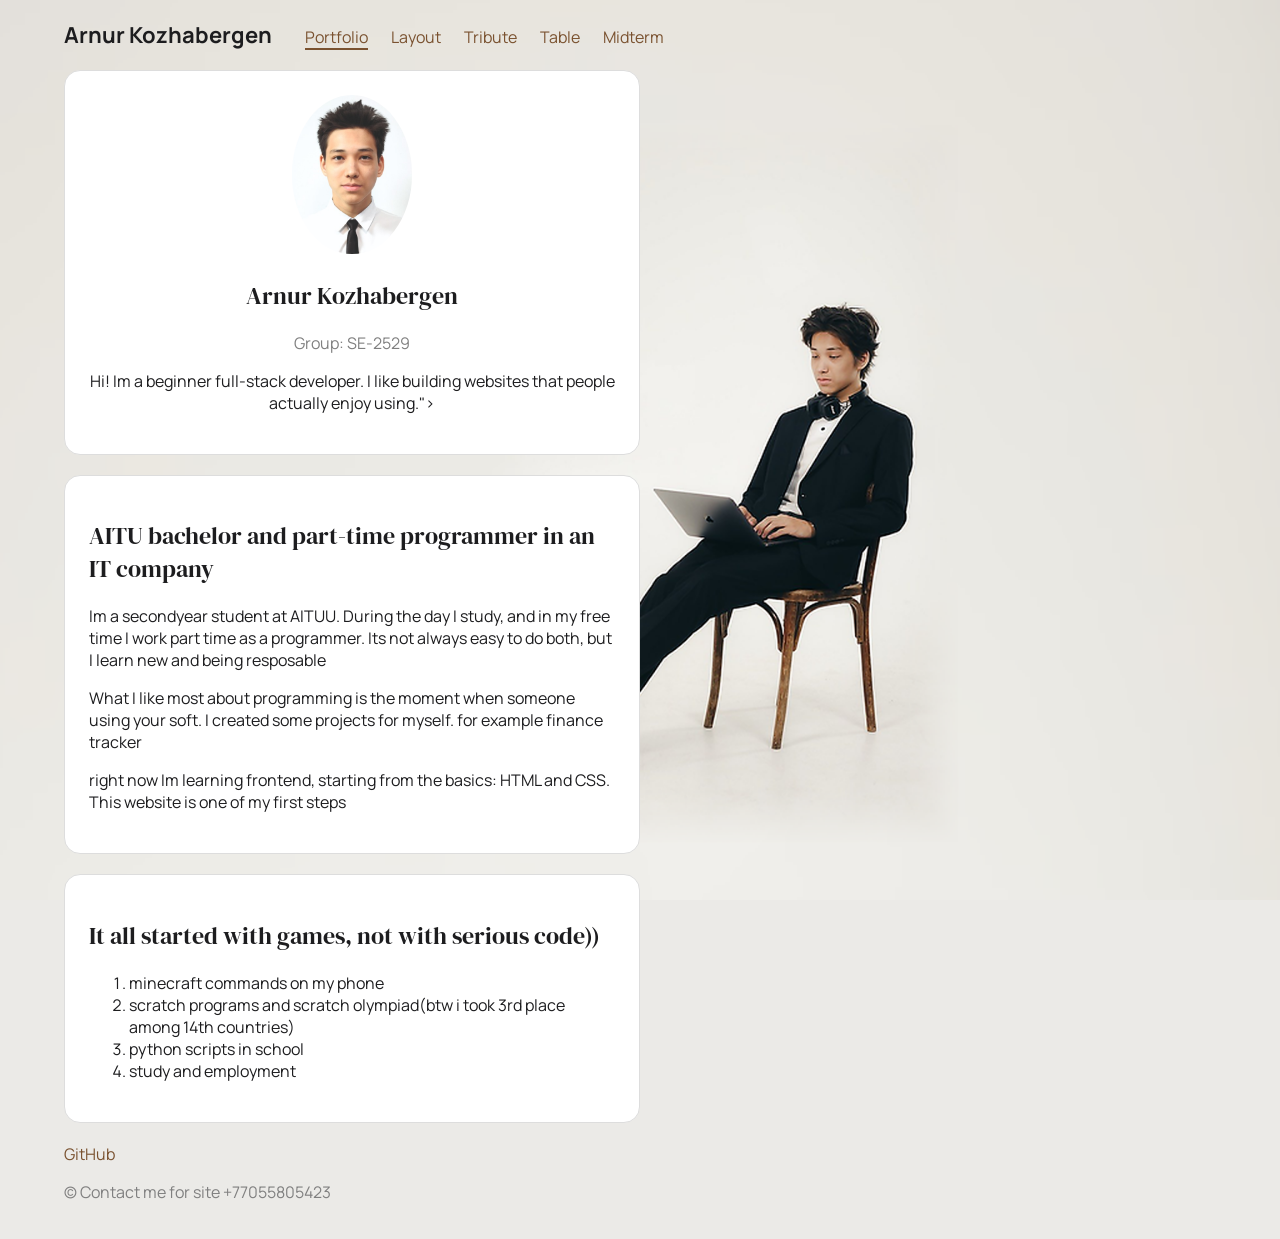
<file: index.html>
<!DOCTYPE html>
<html lang="en">
<head>
    <meta charset="UTF-8">
    <meta name="viewport" content="width=device-width, initial-scale=1.0">
    <title>Arnur - Portfolio</title>
    <link rel="preconnect" href="https://fonts.googleapis.com">
    <link rel="preconnect" href="https://fonts.gstatic.com" crossorigin>
    <link rel="stylesheet" href="https://fonts.googleapis.com/css2?family=DM+Serif+Display&family=Manrope:wght@400;600&display=swap">
    <link rel = "stylesheet" href="styles.css">
</head>
<body class ="home">
    <nav class="navbar">
        <a href = "index.html" class="logo">Arnur Kozhabergen</a>
        <ul class ="nav-list">
            <li><a href="index.html" class ="active">Portfolio</a></li>
            <li><a href="layout.html">Layout</a></li>
            <li><a href="exercise1/index.html">Tribute</a></li>
            <li><a href="table-form.html">Table</a></li>
            <li><a href=" ">Midterm</a></li>
        </ul>
    </nav>

    <main class = "content">
        <section class ="card" id="intro">
            <img src="img/pic.jpg" alt="Hi,it's me:)" class ="avatar">
            <h1>Arnur Kozhabergen</h1>
            <p class="group">Group: SE-2529</p>
            <p class ="bio"></p>Hi! Im a beginner full-stack developer. I like building websites that people actually enjoy using."></p>
        </section>
        <section class="card">
            <h2>AITU bachelor and part-time programmer in an IT company</h2>
            <p>Im a secondyear student at AITUU. During the day I study, and in my free time I work part time as a programmer. Its not always easy to do both, but I learn new and being resposable</p>
            <p>What I like most about programming is the moment when someone using your soft. I created some projects for myself. for example finance tracker</p>
            <p>right now Im learning frontend, starting from the basics: HTML and CSS. This website is one of my first steps</p>
        </section>
        <section class = "card">
            <h2>It all started with games, not with serious code))</h2>
            <ol>
                <li>minecraft commands on my phone</li>
                <li>scratch programs and scratch olympiad(btw i took 3rd place among 14th countries)</li>
                <li>python scripts in school</li>
                <li>study and employment</li>
            </ol>
        </section>
        <p class="links">
        <a href="https://github.com/arnur-kozhabergen" target="_blank" rel="noopener">GitHub</a>
    </main>

    <footer class="footer">
        <p>&copy; Contact me for site +77055805423</p>
    </footer>
</body>
</html>
</file>
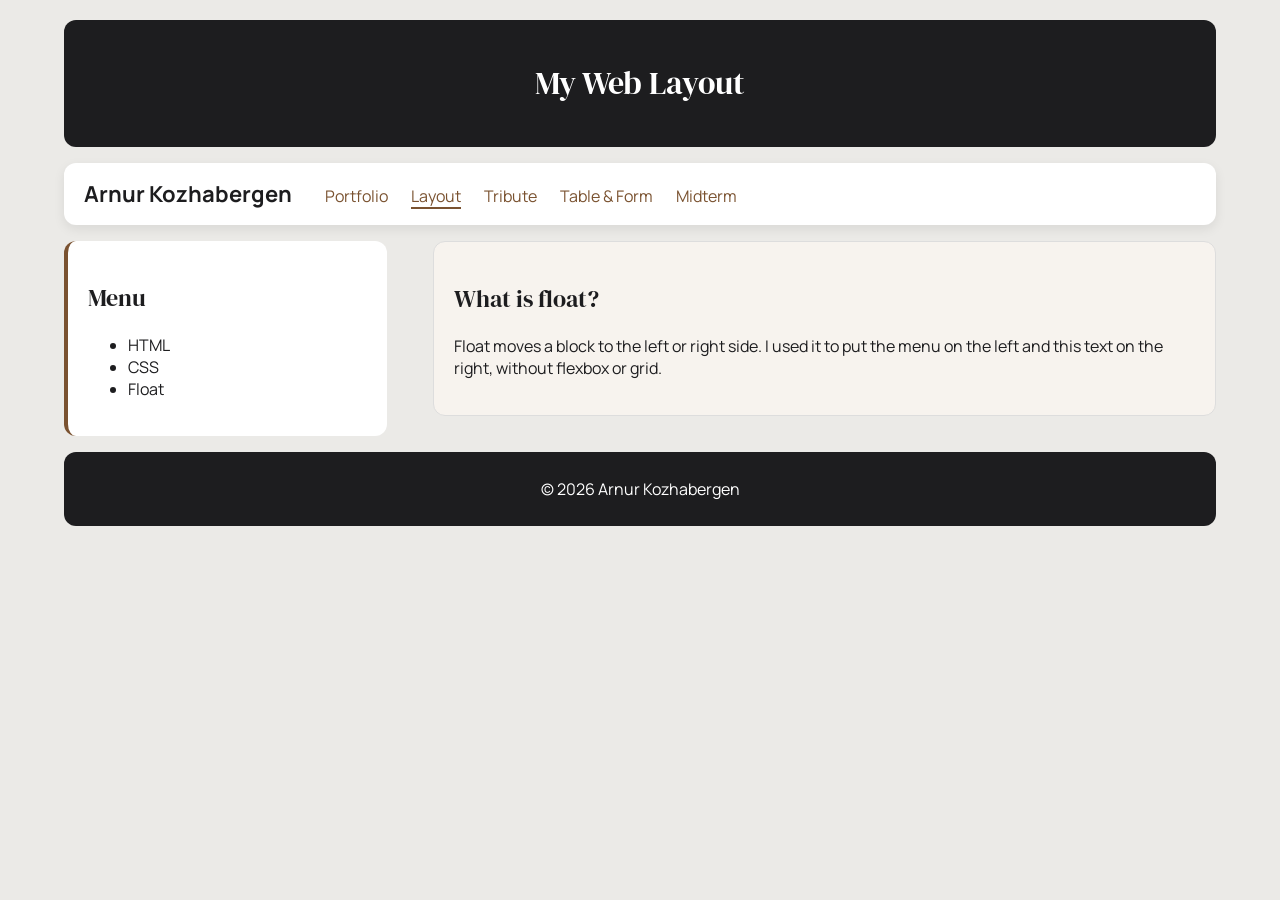
<file: layout.html>
<!DOCTYPE html>
<html lang="en">
<head>
    <meta charset="UTF-8">
    <meta name="viewport" content="width=device-width, initial-scale=1.0">
    <title>Arnur - Layout</title>
    <link rel="preconnect" href="https://fonts.googleapis.com">
    <link rel="preconnect" href="https://fonts.gstatic.com" crossorigin>
    <link rel="stylesheet" href="https://fonts.googleapis.com/css2?family=DM+Serif+Display&family=Manrope:wght@400;600&display=swap">
    <link rel="stylesheet" href="styles.css">
    <link rel="stylesheet" href="layout.css">
</head>
<body>
    <div class="wrapper">

        <div class="header">
            <h1>My Web Layout</h1>
        </div>

        <div class="navbar">
            <a href="index.html" class="logo">Arnur Kozhabergen</a>
            <ul class="nav-list">
                <li><a href="index.html">Portfolio</a></li>
                <li><a href="layout.html" class="active">Layout</a></li>
                <li><a href="exercise1/index.html">Tribute</a></li>
                <li><a href="table-form.html">Table &amp; Form</a></li>
                <li><a href="midterm.html">Midterm</a></li>
            </ul>
        </div>

        <div class="sidebar">
            <h2>Menu</h2>
            <ul>
                <li>HTML</li>
                <li>CSS</li>
                <li>Float</li>
            </ul>
        </div>

        <div class="main">
            <h2>What is float?</h2>
            <p>Float moves a block to the left or right side. I used it to put the menu on the left and this text on the right, without flexbox or grid.</p>
        </div>

        <div class="layout-footer">
            <p>&copy; 2026 Arnur Kozhabergen</p>
        </div>

    </div>
</body>
</html>
</file>
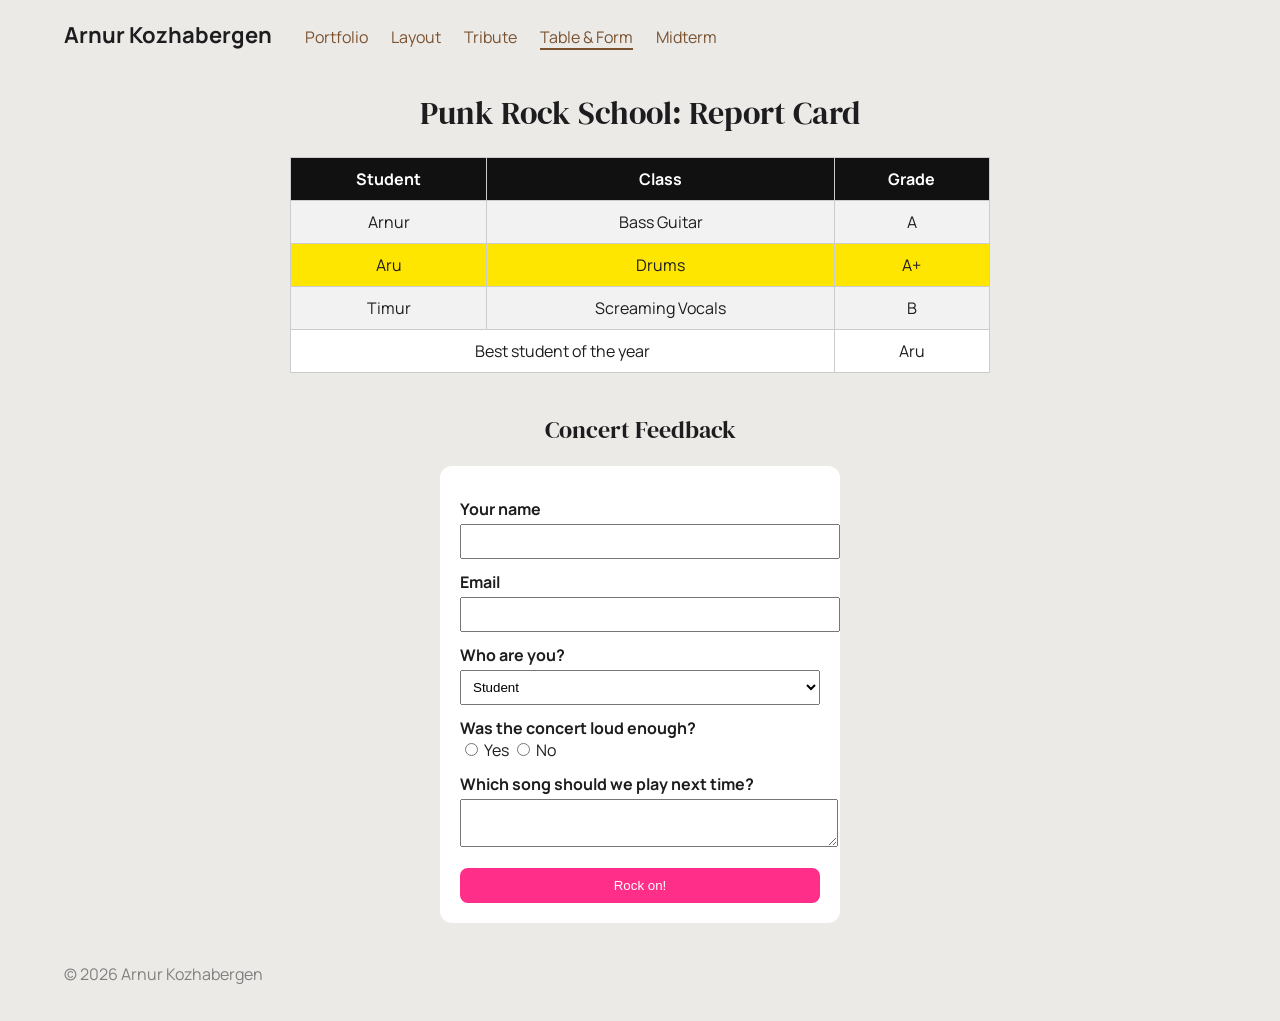
<file: table-form.html>
<!DOCTYPE html>
<html lang="en">
<head>
    <meta charset="UTF-8">
    <meta name="viewport" content="width=device-width, initial-scale=1.0">
    <title>Arnur - Table and Form</title>
    <link rel="preconnect" href="https://fonts.googleapis.com">
    <link rel="preconnect" href="https://fonts.gstatic.com" crossorigin>
    <link rel="stylesheet" href="https://fonts.googleapis.com/css2?family=DM+Serif+Display&family=Manrope:wght@400;600&display=swap">
    <link rel="stylesheet" href="styles.css">
    <link rel="stylesheet" href="table-form.css">
</head>
<body>
    <nav class="navbar">
        <a href="index.html" class="logo">Arnur Kozhabergen</a>
        <ul class="nav-list">
            <li><a href="index.html">Portfolio</a></li>
            <li><a href="layout.html">Layout</a></li>
            <li><a href="exercise1/index.html">Tribute</a></li>
            <li><a href="table-form.html" class="active">Table &amp; Form</a></li>
            <li><a href="midterm.html">Midterm</a></li>
        </ul>
    </nav>

    <main class="page">
        <h1 id="table-title">Punk Rock School: Report Card</h1>

        <table>
            <tr>
                <th>Student</th>
                <th>Class</th>
                <th>Grade</th>
            </tr>
            <tr>
                <td>Arnur</td>
                <td>Bass Guitar</td>
                <td>A</td>
            </tr>
            <tr class="highlight-row">
                <td>Aru</td>
                <td>Drums</td>
                <td>A+</td>
            </tr>
            <tr>
                <td>Timur</td>
                <td>Screaming Vocals</td>
                <td>B</td>
            </tr>
            <tr>
                <td colspan="2">Best student of the year</td>
                <td>Aru</td>
            </tr>
        </table>

        <h2>Concert Feedback</h2>

        <form id="feedback-form">
            <label for="name">Your name</label>
            <input type="text" id="name">

            <label for="email">Email</label>
            <input type="email" id="email">

            <label for="role">Who are you?</label>
            <select id="role">
                <option>Student</option>
                <option>Teacher</option>
                <option>Other</option>
            </select>

            <label>Was the concert loud enough?</label>
            <input type="radio" name="loud" class="radio"> Yes
            <input type="radio" name="loud" class="radio"> No

            <label for="song">Which song should we play next time?</label>
            <textarea id="song"></textarea>

            <button type="submit">Rock on!</button>
        </form>
    </main>

    <footer class="footer">
        <p>&copy; 2026 Arnur Kozhabergen</p>
    </footer>
</body>
</html>
</file>
<file: styles.css>
body {
    margin: 0;
    font-family: "Manrope", Arial, sans-serif;
    font-size: 16px;
    color: #1d1d1f;
    background-color: #ebeae7;
}

.home {
    background-image: url("img/photo_wide_true_4k_3840x2160.png");
    background-size: cover;
    background-position: right center;
    background-attachment: fixed;
}

h1,
h2 {
    font-family: "DM Serif Display", serif;
    font-weight: normal;
}

a {
    color: #7a5230;
    text-decoration: none;
}

a:hover {
    text-decoration: underline;
}

.navbar {
    padding: 20px 5%;
}

.logo {
    font-size: 22px;
    font-weight: bold;
    color: #1d1d1f;
    margin-right: 30px;
}

.nav-list {
    display: inline;
    padding: 0;
}

.nav-list li {
    display: inline;
    margin-right: 20px;
}

.active {
    border-bottom: 2px solid #7a5230;
}

.content {
    width: 45%;
    margin-left: 5%;
}

.card {
    background-color: white;
    padding: 24px;
    margin-bottom: 20px;
    border: 1px solid #dddddd;
    border-radius: 16px;
}

#intro {
    text-align: center;
}

.avatar {
    width: 120px;
    max-width: 100%;
    border-radius: 50%;
}

.group {
    color: gray;
}

.footer {
    margin-left: 5%;
    padding-bottom: 20px;
    color: gray;
}

@media (max-width: 768px) {
    .content {
        width: auto;
        margin: 0 16px;
    }
}
</file>
<file: layout.css>
.wrapper {
    width: 90%;
    margin: 20px auto;
}

.header {
    background-color: #1d1d1f;
    color: white;
    text-align: center;
    padding: 20px;
    margin-bottom: 16px;
    border-radius: 12px;
}

.navbar {
    background-color: white;
    padding: 16px 20px;
    margin-bottom: 16px;
    border-radius: 12px;
    box-shadow: 0 4px 12px rgba(0, 0, 0, 0.08);
}

.sidebar {
    float: left;
    width: 28%;
    box-sizing: border-box;
    background-color: white;
    padding: 20px;
    border-left: 4px solid #7a5230;
    border-radius: 12px;
}

.main {
    float: right;
    width: 68%;
    box-sizing: border-box;
    background-color: #f7f3ee;
    padding: 20px;
    border: 1px solid #dddddd;
    border-radius: 12px;
}

.layout-footer {
    clear: both;
    background-color: #1d1d1f;
    color: white;
    text-align: center;
    padding: 10px;
    border-radius: 12px;
    position: relative;
    top: 16px;
}

@media (max-width: 768px) {
    .sidebar,
    .main {
        float: none;
        width: auto;
        margin-bottom: 16px;
    }
}
</file>
<file: table-form.css>
.page {
    width: 90%;
    max-width: 700px;
    margin: 0 auto;
}

#table-title {
    text-align: center;
}

table {
    width: 100%;
    border-collapse: collapse;
    background-color: white;
}

th,
td {
    border: 1px solid #cccccc;
    padding: 10px;
    text-align: center;
}

th {
    background-color: #111111;
    color: white;
}

tr:nth-child(even) {
    background-color: #f2f2f2;
}

.highlight-row {
    background-color: #ffe600;
}

h2 {
    text-align: center;
    margin-top: 40px;
}

#feedback-form {
    width: 360px;
    margin: 0 auto 40px;
    padding: 20px;
    background-color: white;
    border-radius: 12px;
}

label {
    display: block;
    font-weight: bold;
    margin-top: 12px;
}

input,
select,
textarea {
    width: 100%;
    padding: 8px;
    margin-top: 4px;
}

.radio {
    width: auto;
}

button {
    width: 100%;
    margin-top: 16px;
    padding: 10px;
    background-color: #ff2e88;
    color: white;
    border: none;
    border-radius: 8px;
}

button:hover {
    background-color: #111111;
}
</file>
